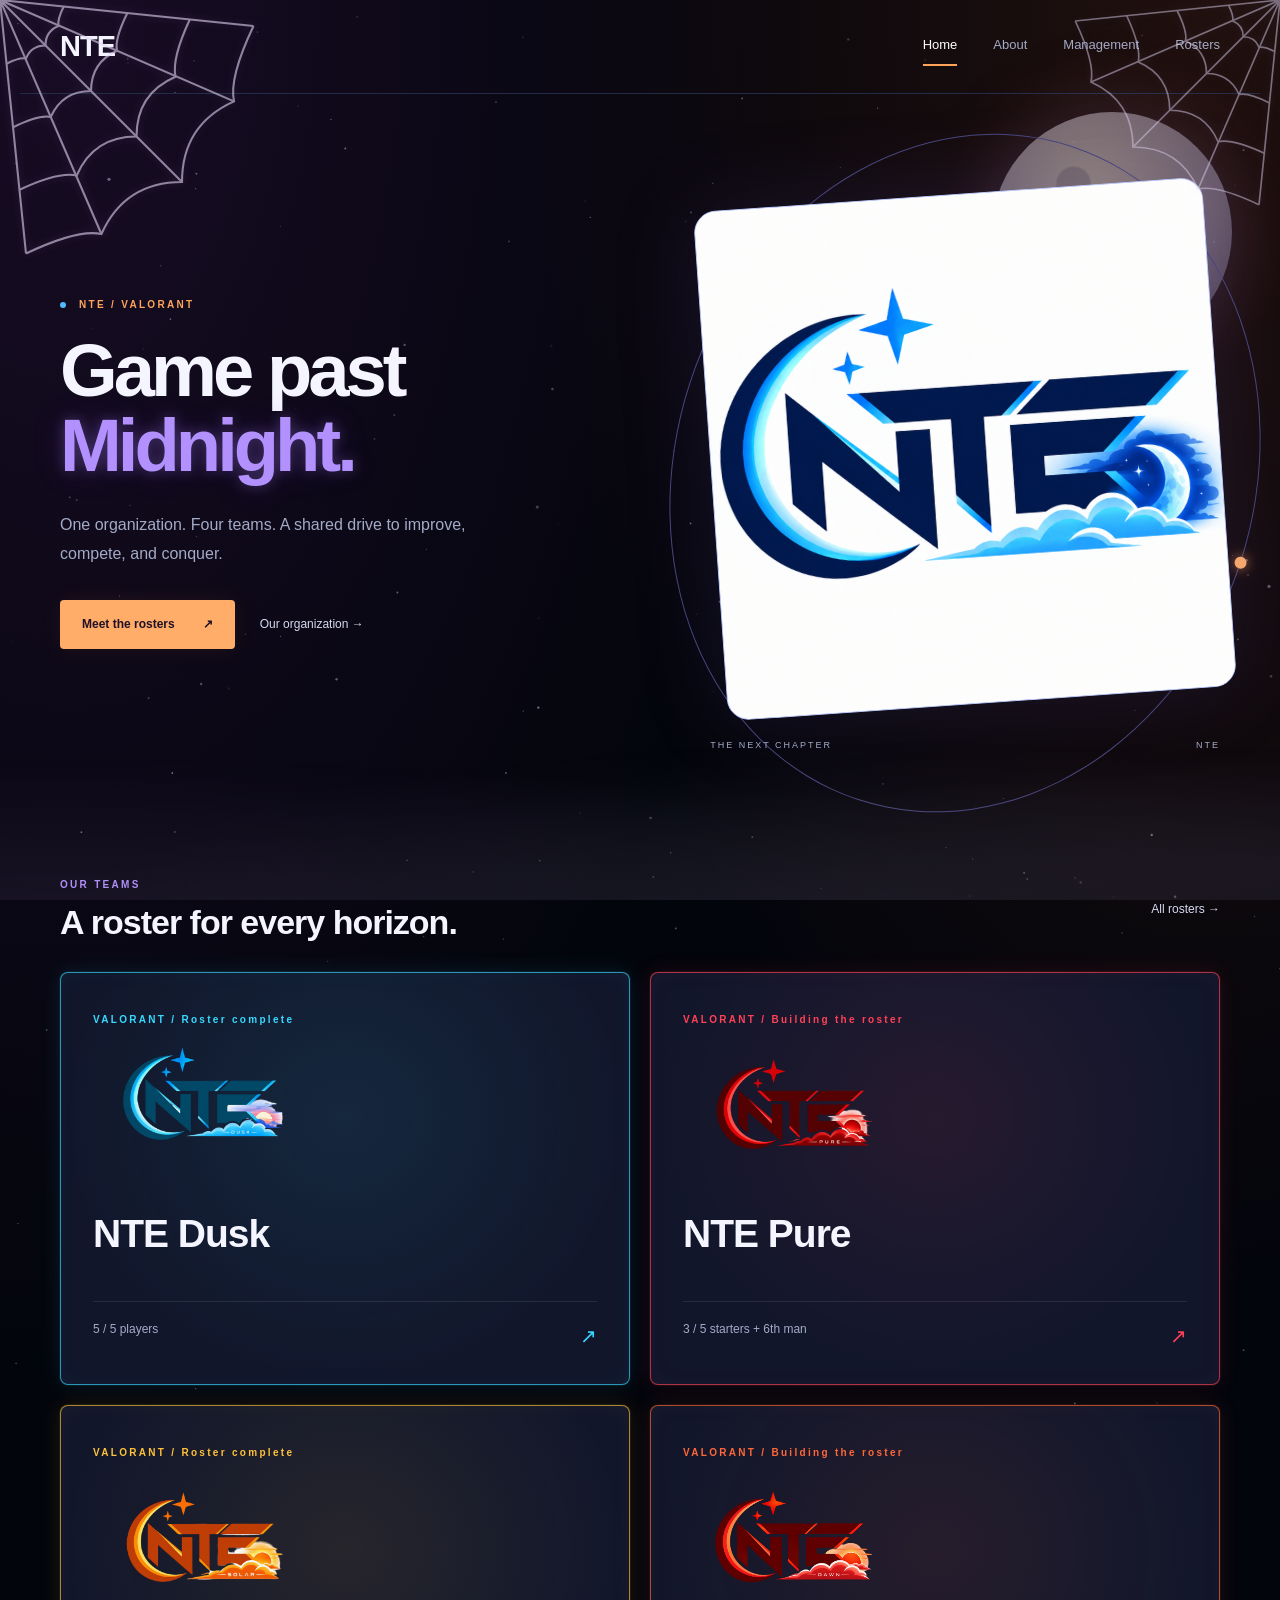
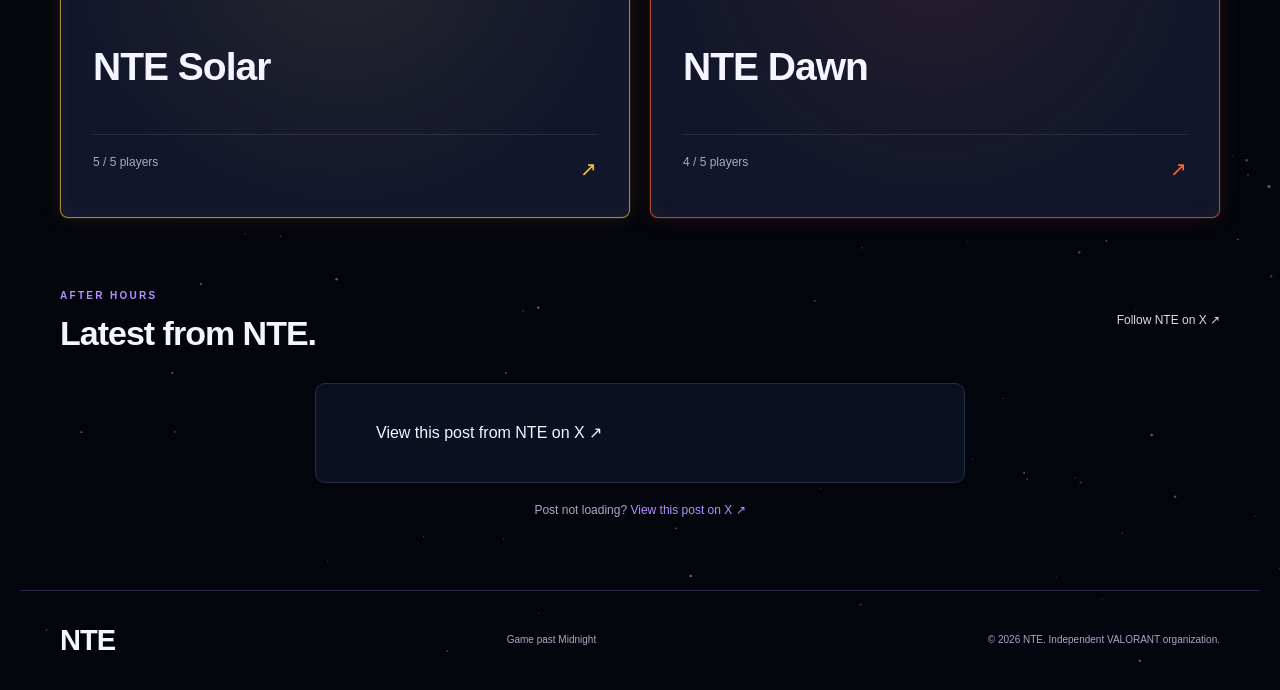
<file: public/index.html>
<!doctype html><html lang="en"><head><meta charset="utf-8"><meta name="viewport" content="width=device-width, initial-scale=1"><title>Home | NTE</title><meta name="description" content="Meet NTE, a competitive VALORANT organization. Explore NTE Rosters."><meta name="theme-color" content="#040610"><link rel="icon" href="images/nte-logo.png"><link rel="stylesheet" href="css/style.css"><script src="js/main.js" defer></script><meta property="og:title" content="Home | NTE"><meta property="og:description" content="Meet NTE, a competitive VALORANT organization. Explore NTE Rosters."><meta property="og:type" content="website"><meta name="twitter:card" content="summary"><meta name="twitter:title" content="Home | NTE"><meta name="twitter:description" content="Meet NTE, a competitive VALORANT organization. Explore NTE Rosters."></head><body class="halloween-theme"><div class="halloween-decor" aria-hidden="true"><span class="halloween-web web-left"></span><span class="halloween-web web-right"></span><span class="halloween-fog"></span></div><a class="skip" href="#main">Skip to content</a><header><a class="brand" href="https://ntesports.org/">NTE</a><nav aria-label="Main navigation"><a href="https://ntesports.org/" aria-current="page">Home</a><a href="about.html" >About</a><a href="management.html">Management</a><a href="rosters.html" >Rosters</a></nav></header><main id="main"><section class="hero"><div class="hero-copy"><p class="eyebrow"><span class="dot"></span> NTE / VALORANT</p><h1>Game past<br><span>Midnight.</span></h1><p class="intro">One organization. Four teams. A shared drive to improve, compete, and conquer.</p><div class="actions"><a class="button" href="rosters.html">Meet the rosters <span aria-hidden="true">↗</span></a><a class="text-link" href="about.html">Our organization →</a></div></div><div class="hero-art"><span class="halloween-moon" aria-hidden="true"></span><div class="orbit" aria-hidden="true"></div><div class="logo-frame"><img src="images/nte-logo.png" alt="NTE moon and stars emblem" width="1254" height="1254"></div><div class="art-caption"><span>THE NEXT CHAPTER</span><span>NTE</span></div></div></section><section class="teams-section"><div class="section-heading"><div><p class="eyebrow">OUR TEAMS</p><h2>A roster for every horizon.</h2></div><a class="text-link" href="rosters.html">All rosters →</a></div><div class="team-grid"><a class="team-card " href="rosters.html#dusk"><span class="eyebrow">VALORANT / Roster complete</span><img class="team-logo" src="images/nte-dusk.png" alt="NTE Dusk logo" width="220" height="160" loading="lazy"><h3>NTE Dusk</h3><div class="team-bottom"><span>5 / 5 players</span><span aria-hidden="true">↗</span></div></a><a class="team-card" href="rosters.html#pure"><span class="eyebrow">VALORANT / Building the roster</span><img class="team-logo" src="images/nte-pure.png" alt="NTE Pure logo" width="220" height="160" loading="lazy"><h3>NTE Pure</h3><div class="team-bottom"><span>3 / 5 starters + 6th man</span><span aria-hidden="true">↗</span></div></a><a class="team-card" href="rosters.html#solar"><span class="eyebrow">VALORANT / Roster complete</span><img class="team-logo" src="images/nte-solar.png" alt="NTE Solar logo" width="220" height="160" loading="lazy"><h3>NTE Solar</h3><div class="team-bottom"><span>5 / 5 players</span><span aria-hidden="true">↗</span></div></a><a class="team-card dawn" href="rosters.html#dawn"><span class="eyebrow">VALORANT / Building the roster</span><img class="team-logo" src="images/nte-dawn.png" alt="NTE Dawn logo" width="220" height="160" loading="lazy"><h3>NTE Dawn</h3><div class="team-bottom"><span>4 / 5 players</span><span aria-hidden="true">↗</span></div></a></div></section><section class="social-updates" aria-labelledby="social-updates-title"><div class="section-heading"><div><p class="eyebrow">AFTER HOURS</p><h2 id="social-updates-title">Latest from NTE.</h2></div><a class="text-link" href="https://x.com/NightTimeEsport" target="_blank" rel="noopener noreferrer">Follow NTE on X ↗</a></div><div class="social-feed"><blockquote class="twitter-tweet" data-theme="dark" data-dnt="true"><a href="https://twitter.com/NightTimeEsport/status/2107111777137987995">View this post from NTE on X ↗</a></blockquote></div><p class="social-feed-note">Post not loading? <a href="https://x.com/NightTimeEsport/status/2107111777137987995" target="_blank" rel="noopener noreferrer">View this post on X ↗</a></p></section></main><footer><a class="brand" href="https://ntesports.org/">NTE</a><p>Game past Midnight</p><small>© <span id="year">2026</span> NTE. Independent VALORANT organization.</small></footer><script async src="https://platform.twitter.com/widgets.js" charset="utf-8"></script></body></html>
</file>
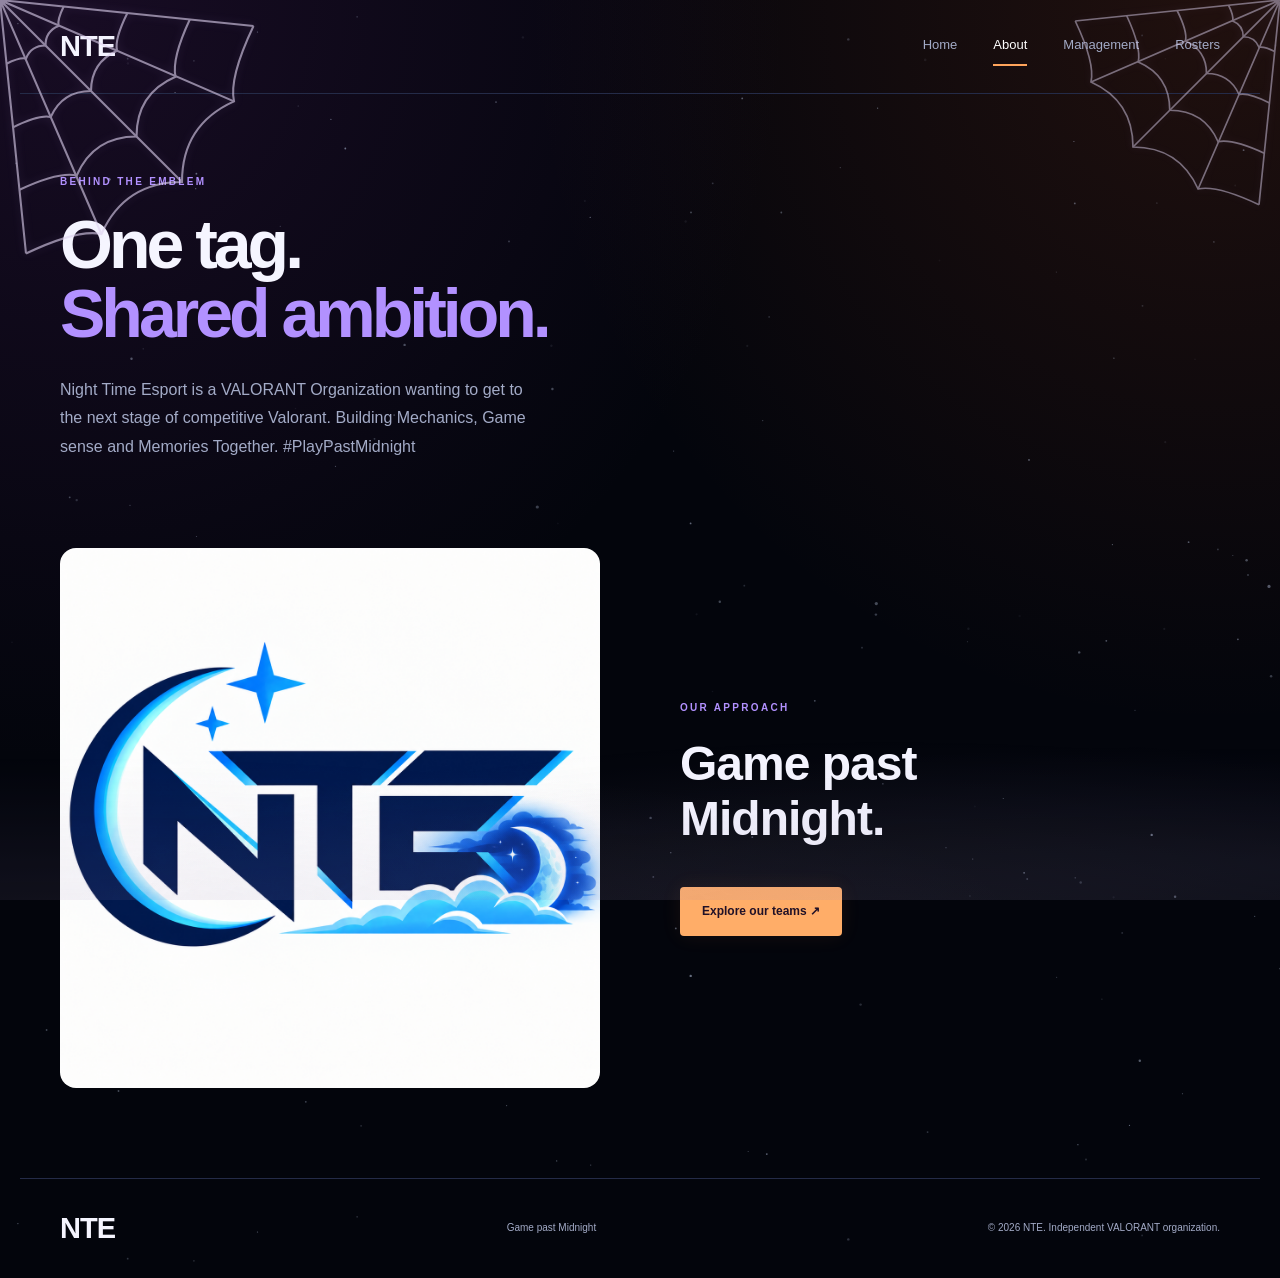
<file: public/about.html>
<!doctype html><html lang="en"><head><meta charset="utf-8"><meta name="viewport" content="width=device-width, initial-scale=1"><title>About | NTE</title><meta name="description" content="Meet NTE, a competitive VALORANT organization. Explore NTE Rosters."><meta name="theme-color" content="#040610"><link rel="icon" href="images/nte-logo.png"><link rel="stylesheet" href="css/style.css"><script src="js/main.js" defer></script><meta property="og:title" content="About | NTE"><meta property="og:description" content="Meet NTE, a competitive VALORANT organization. Explore NTE Rosters."><meta property="og:type" content="website"><meta name="twitter:card" content="summary"><meta name="twitter:title" content="About | NTE"><meta name="twitter:description" content="Meet NTE, a competitive VALORANT organization. Explore NTE Rosters."></head><body class="halloween-theme"><div class="halloween-decor" aria-hidden="true"><span class="halloween-web web-left"></span><span class="halloween-web web-right"></span><span class="halloween-fog"></span></div><a class="skip" href="#main">Skip to content</a><header><a class="brand" href="https://ntesports.org/">NTE</a><nav aria-label="Main navigation"><a href="https://ntesports.org/" >Home</a><a href="about.html" aria-current="page">About</a><a href="management.html">Management</a><a href="rosters.html" >Rosters</a></nav></header><main id="main"><section class="page-intro"><p class="eyebrow">BEHIND THE EMBLEM</p><h1>One tag.<br><span>Shared ambition.</span></h1><p class="intro">Night Time Esport is a VALORANT Organization wanting to get to the next stage of competitive Valorant. Building Mechanics, Game sense and Memories Together. #PlayPastMidnight</p></section><section class="about-layout"><div class="about-image"><img src="images/nte-logo.png" alt="NTE emblem" width="1254" height="1254"></div><div><p class="eyebrow">OUR APPROACH</p><h2>Game past<br>Midnight.</h2><a class="button" href="rosters.html">Explore our teams ↗</a></div></section></main><footer><a class="brand" href="https://ntesports.org/">NTE</a><p>Game past Midnight</p><small>© <span id="year">2026</span> NTE. Independent VALORANT organization.</small></footer></body></html>
</file>
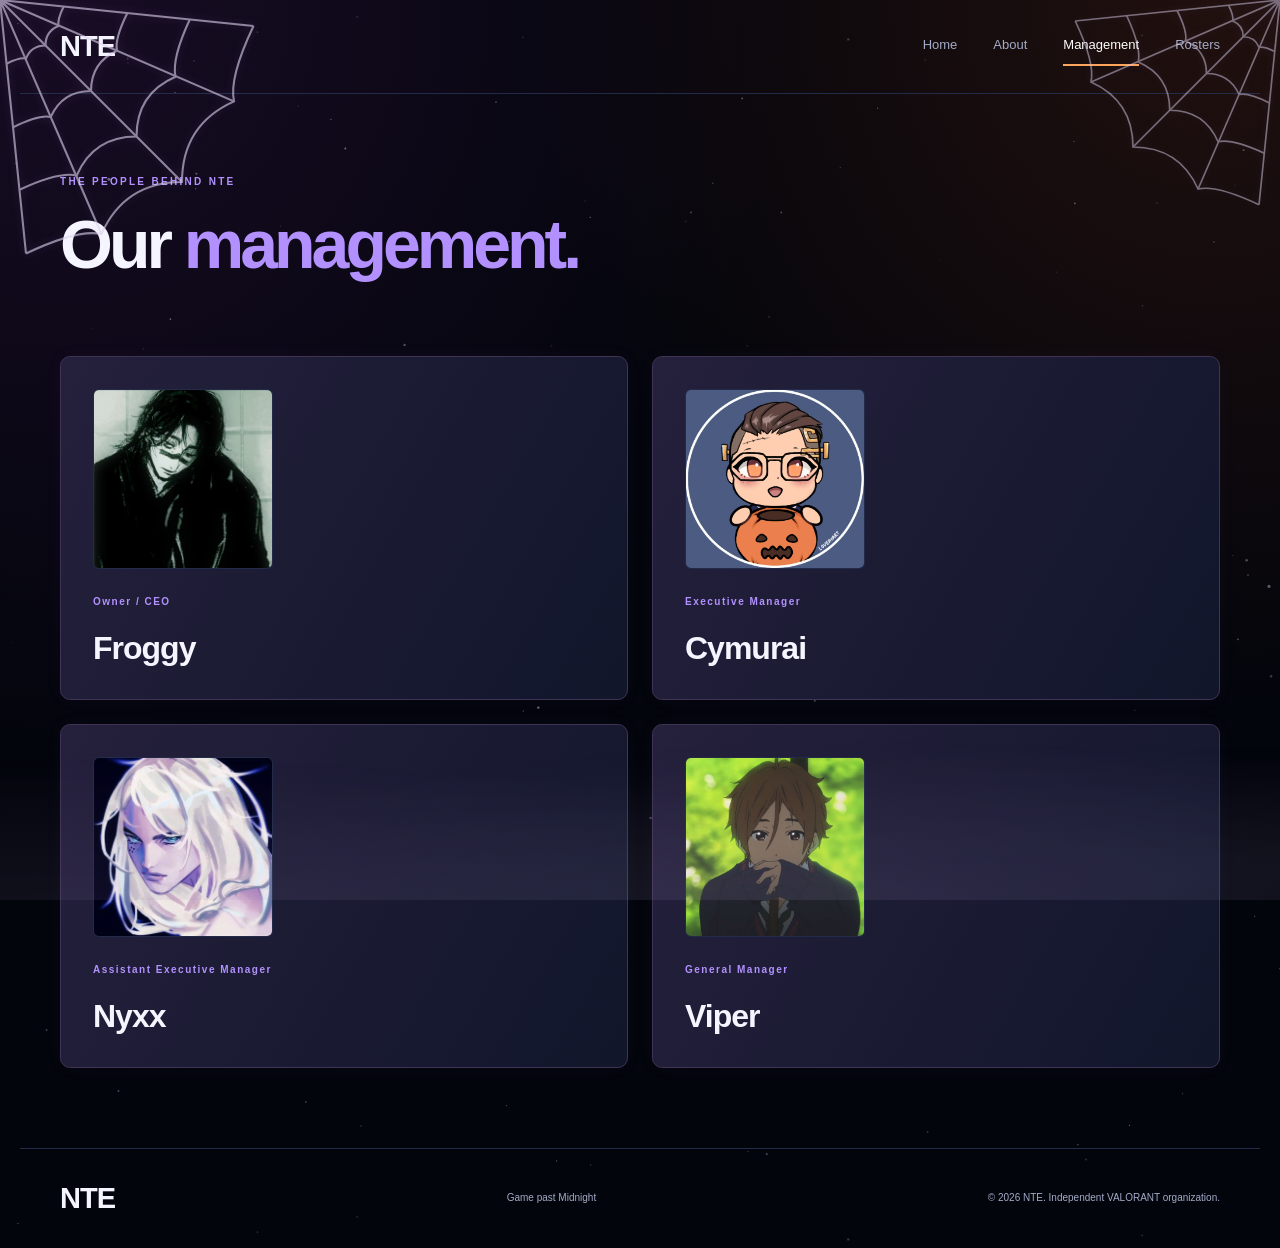
<file: public/management.html>
<!doctype html><html lang="en"><head><meta charset="utf-8"><meta name="viewport" content="width=device-width, initial-scale=1"><title>Management | NTE</title><meta name="description" content="Meet NTE, a competitive VALORANT organization. Explore NTE Rosters."><meta name="theme-color" content="#040610"><link rel="icon" href="images/nte-logo.png"><link rel="stylesheet" href="css/style.css"><script src="js/main.js" defer></script><meta property="og:title" content="Management | NTE"><meta property="og:description" content="Meet NTE, a competitive VALORANT organization. Explore NTE Rosters."><meta property="og:type" content="website"><meta name="twitter:card" content="summary"><meta name="twitter:title" content="Management | NTE"><meta name="twitter:description" content="Meet NTE, a competitive VALORANT organization. Explore NTE Rosters."></head><body class="halloween-theme"><div class="halloween-decor" aria-hidden="true"><span class="halloween-web web-left"></span><span class="halloween-web web-right"></span><span class="halloween-fog"></span></div><a class="skip" href="#main">Skip to content</a><header><a class="brand" href="https://ntesports.org/">NTE</a><nav aria-label="Main navigation"><a href="https://ntesports.org/" >Home</a><a href="about.html">About</a><a href="management.html" aria-current="page">Management</a><a href="rosters.html" >Rosters</a></nav></header><main id="main"><section class="page-intro"><p class="eyebrow">THE PEOPLE BEHIND NTE</p><h1>Our <span>management.</span></h1></section><section class="org-management" aria-label="Organization management"><article class="management-profile"><img class="management-pfp" src="images/froggy.jpg" alt="Froggy profile picture" width="180" height="180" loading="lazy"><p class="eyebrow">Owner / CEO</p><h2>Froggy</h2><p class="management-description"></p></article><article class="management-profile"><img class="management-pfp" src="images/cymurai.png" alt="Cymurai profile picture" width="180" height="180" loading="lazy"><p class="eyebrow">Executive Manager</p><h2>Cymurai</h2><p class="management-description"></p></article><article class="management-profile"><img class="management-pfp" src="images/nyxx.png" alt="Nyxx profile picture" width="180" height="180" loading="lazy"><p class="eyebrow">Assistant Executive Manager</p><h2>Nyxx</h2><p class="management-description"></p></article><article class="management-profile"><img class="management-pfp" src="images/viper.png" alt="Viper profile picture" width="180" height="180" loading="lazy"><p class="eyebrow">General Manager</p><h2>Viper</h2><p class="management-description"></p></article></section></main><footer><a class="brand" href="https://ntesports.org/">NTE</a><p>Game past Midnight</p><small>© <span id="year">2026</span> NTE. Independent VALORANT organization.</small></footer></body></html>
</file>
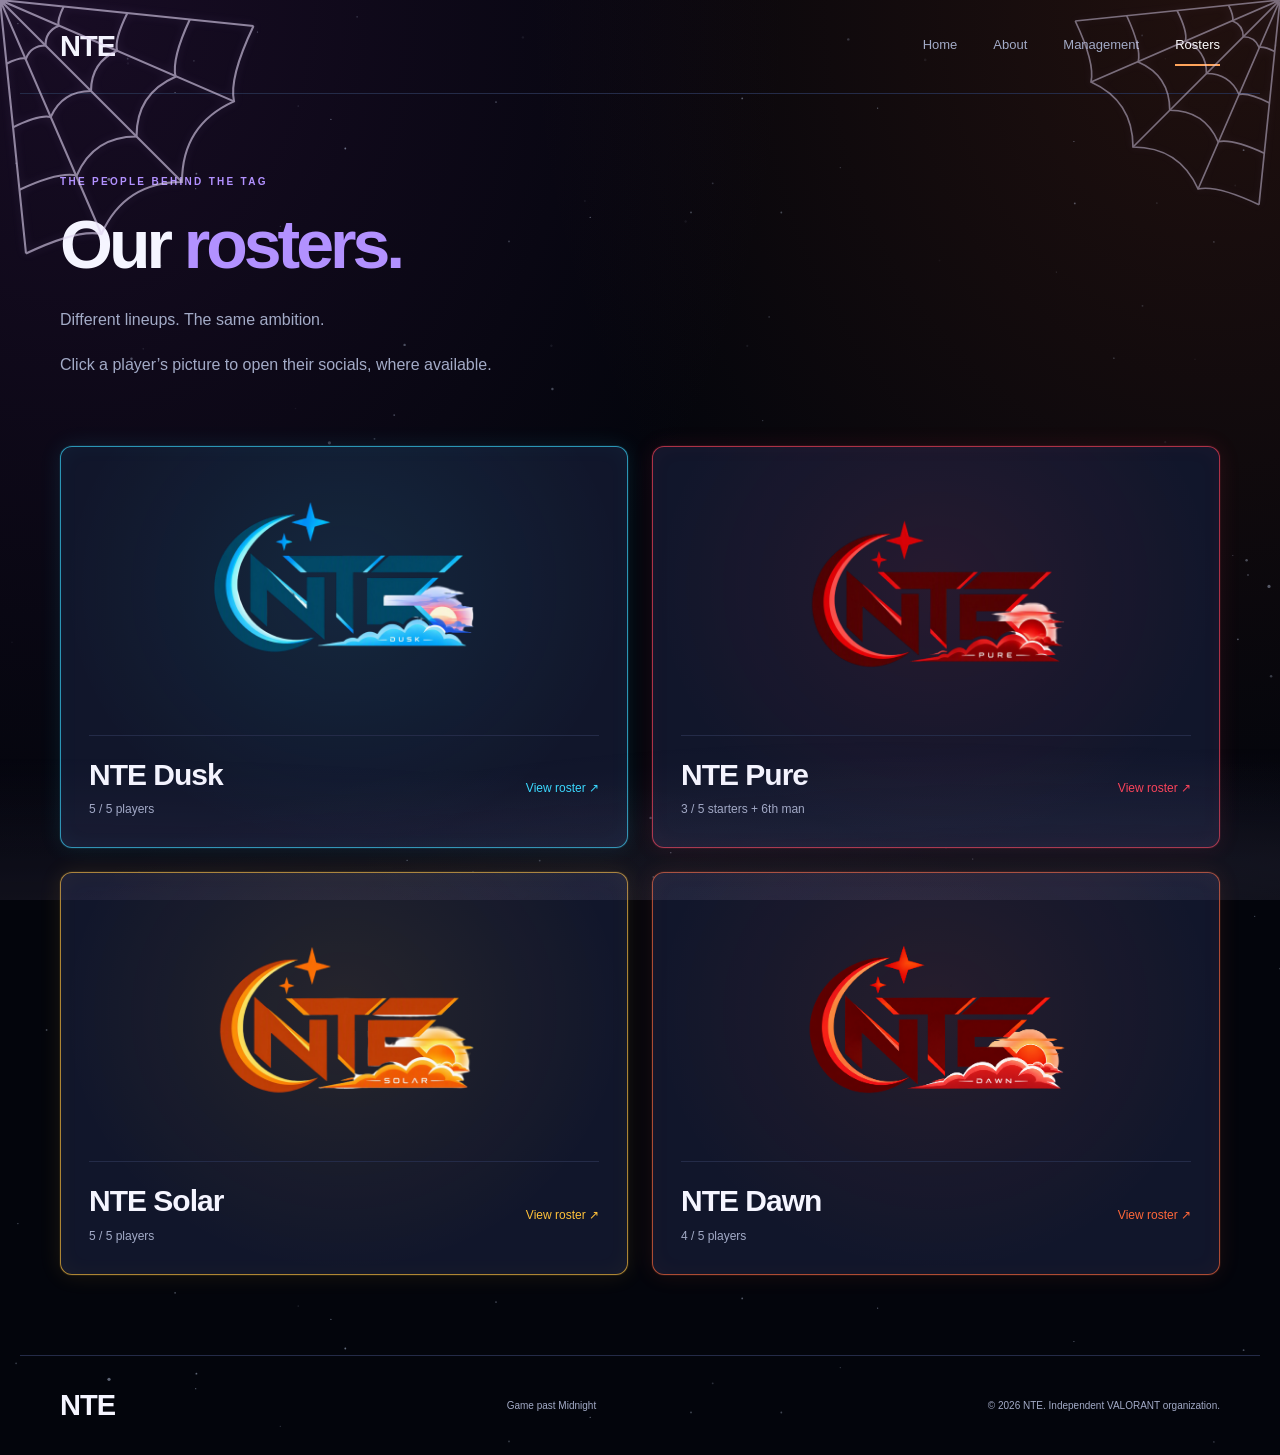
<file: public/rosters.html>
<!doctype html><html lang="en"><head><meta charset="utf-8"><meta name="viewport" content="width=device-width, initial-scale=1"><title>Rosters | NTE</title><meta name="description" content="Meet NTE, a competitive VALORANT organization. Explore NTE Rosters."><meta name="theme-color" content="#040610"><link rel="icon" href="images/nte-logo.png"><link rel="stylesheet" href="css/style.css"><script src="js/main.js" defer></script><meta property="og:title" content="Rosters | NTE"><meta property="og:description" content="Meet NTE, a competitive VALORANT organization. Explore NTE Rosters."><meta property="og:type" content="website"><meta name="twitter:card" content="summary"><meta name="twitter:title" content="Rosters | NTE"><meta name="twitter:description" content="Meet NTE, a competitive VALORANT organization. Explore NTE Rosters."></head><body class="halloween-theme"><div class="halloween-decor" aria-hidden="true"><span class="halloween-web web-left"></span><span class="halloween-web web-right"></span><span class="halloween-fog"></span></div><a class="skip" href="#main">Skip to content</a><header><a class="brand" href="https://ntesports.org/">NTE</a><nav aria-label="Main navigation"><a href="https://ntesports.org/" >Home</a><a href="about.html" >About</a><a href="management.html">Management</a><a href="rosters.html" aria-current="page">Rosters</a></nav></header><main id="main"><section class="page-intro"><p class="eyebrow">THE PEOPLE BEHIND THE TAG</p><h1>Our <span>rosters.</span></h1><p class="intro">Different lineups. The same ambition.</p><p class="intro">Click a player’s picture to open their socials, where available.</p></section><section class="roster-overview" aria-label="Choose a team"><div class="roster-card-grid"><a class="roster-choice" href="#dusk" data-roster="dusk" aria-haspopup="dialog"><img src="images/nte-dusk.png" alt="" width="400" height="260"><div class="roster-choice-info"><div><h2>NTE Dusk</h2><p>5 / 5 players</p></div><span>View roster ↗</span></div></a><a class="roster-choice" href="#pure" data-roster="pure" aria-haspopup="dialog"><img src="images/nte-pure.png" alt="" width="400" height="260"><div class="roster-choice-info"><div><h2>NTE Pure</h2><p>3 / 5 starters + 6th man</p></div><span>View roster ↗</span></div></a><a class="roster-choice" href="#solar" data-roster="solar" aria-haspopup="dialog"><img src="images/nte-solar.png" alt="" width="400" height="260"><div class="roster-choice-info"><div><h2>NTE Solar</h2><p>5 / 5 players</p></div><span>View roster ↗</span></div></a><a class="roster-choice" href="#dawn" data-roster="dawn" aria-haspopup="dialog"><img src="images/nte-dawn.png" alt="" width="400" height="260"><div class="roster-choice-info"><div><h2>NTE Dawn</h2><p>4 / 5 players</p></div><span>View roster ↗</span></div></a></div></section><dialog class="roster-dialog" id="dusk" aria-label="NTE Dusk roster"><button class="dialog-close" type="button" aria-label="Close roster">×</button><div class="dialog-content"><div class="section-heading"><div class="roster-title"><img class="roster-logo" src="images/nte-dusk.png" alt="NTE Dusk logo" width="140" height="110" loading="lazy"><div><p class="eyebrow">VALORANT</p><h2>NTE Dusk</h2></div></div><span class="badge">5 / 5 PLAYERS</span></div><section class="team-management" aria-label="Dusk team management"><p class="eyebrow">TEAM MANAGEMENT</p><div class="management-grid"><article class="player"><div class="player-art has-photo"><img class="player-photo" src="images/viper.png" alt="Viper profile picture" loading="lazy" decoding="async"></div><div class="player-info"><p>Manager</p><h3>Viper</h3></div></article><article class="player coach-card"><div class="player-art has-photo"><img class="player-photo" src="images/jun.png" alt="Jun profile picture" loading="lazy" decoding="async"></div><div class="player-info"><p>Coach</p><h3>Jun</h3></div></article></div></section><h3 class="eyebrow team-roster-heading">Team Roster</h3><div class="player-grid"><article class="player"><div class="player-art has-photo"><img class="player-photo" src="images/kiluite.png" alt="Kiluite profile picture" loading="lazy" decoding="async"></div><div class="player-info"><p>Sentinel</p><h3>Kiluite</h3></div></article><article class="player"><div class="player-art has-photo"><img class="player-photo" src="images/kachow.jpg" alt="Kachow profile picture" loading="lazy" decoding="async"></div><div class="player-info"><p>Duelist</p><h3>Kachow</h3></div></article><article class="player"><div class="player-art has-photo"><img class="player-photo" src="images/hasty.png" alt="Hasty profile picture" loading="lazy" decoding="async"></div><div class="player-info"><p>Controller</p><h3>Hasty</h3></div></article><article class="player"><a class="player-art has-photo player-social" href="https://linktr.ee/Rynx" target="_blank" rel="noopener noreferrer" aria-label="Rynz socials (opens in a new tab)"><img class="player-photo" src="images/rynz.jpg" alt="Rynz profile picture" loading="lazy" decoding="async"><span class="social-corner" aria-hidden="true">↗</span><span class="social-caption" aria-hidden="true">View socials ↗</span></a><div class="player-info"><p>Initiator</p><h3>Rynz</h3></div></article><article class="player"><a class="player-art has-photo player-social" href="https://x.com/GiraffeJoyVal" target="_blank" rel="noopener noreferrer" aria-label="Kodio socials (opens in a new tab)"><img class="player-photo" src="images/kodio.png" alt="Kodio profile picture" loading="lazy" decoding="async"><span class="social-corner" aria-hidden="true">↗</span><span class="social-caption" aria-hidden="true">View socials ↗</span></a><div class="player-info"><p>Duelist</p><h3>Kodio</h3></div></article></div></div></dialog><dialog class="roster-dialog" id="pure" aria-label="NTE Pure roster"><button class="dialog-close" type="button" aria-label="Close roster">×</button><div class="dialog-content"><div class="section-heading"><div class="roster-title"><img class="roster-logo" src="images/nte-pure.png" alt="NTE Pure logo" width="140" height="110" loading="lazy"><div><p class="eyebrow">VALORANT</p><h2>NTE Pure</h2></div></div><span class="badge">3 / 5 STARTERS</span></div><section class="team-management" aria-label="Pure team management"><p class="eyebrow">TEAM MANAGEMENT</p><div class="management-grid"><article class="player"><div class="player-art has-photo" style="height:auto;aspect-ratio:1"><img class="player-photo" style="position:absolute;inset:0;transform:rotate(-90deg)" src="images/jazzy.png" alt="Jazzy profile picture" loading="lazy" decoding="async"></div><div class="player-info"><p>Manager</p><h3>Jazzy</h3></div></article></div></section><h3 class="eyebrow team-roster-heading">Team Roster</h3><div class="player-grid"><article class="player"><div class="player-art has-photo"><img class="player-photo" src="images/krucial.png" alt="Krucial profile picture" loading="lazy" decoding="async"></div><div class="player-info"><p>Initiator / IGL</p><h3>Krucial</h3></div></article><article class="player"><div class="player-art has-photo"><img class="player-photo" src="images/plague.png" alt="Plague profile picture" loading="lazy" decoding="async"></div><div class="player-info"><p>Duelist</p><h3>Plague</h3></div></article><article class="player"><div class="player-art has-photo"><img class="player-photo" src="images/crusi.png" alt="Crusi profile picture" loading="lazy" decoding="async"></div><div class="player-info"><p>Sentinel</p><h3>Crusi</h3></div></article><article class="player open"><div class="player-art" aria-hidden="true"><span class="monogram">+</span><span class="art-tag">THE NEXT CHAPTER</span></div><div class="player-info"><p>Unfilled position</p><h3>Roster spot open</h3></div></article><article class="player open"><div class="player-art" aria-hidden="true"><span class="monogram">+</span><span class="art-tag">THE NEXT CHAPTER</span></div><div class="player-info"><p>Unfilled position</p><h3>Roster spot open</h3></div></article></div><h3 class="eyebrow team-roster-heading">6th Man</h3><div class="player-grid"><article class="player"><div class="player-art has-photo"><img class="player-photo" src="images/tan.png" alt="Tan profile picture" loading="lazy" decoding="async"></div><div class="player-info"><p>Controller / 6th Man</p><h3>Tan</h3></div></article></div></div></dialog><dialog class="roster-dialog" id="solar" aria-label="NTE Solar roster"><button class="dialog-close" type="button" aria-label="Close roster">×</button><div class="dialog-content"><div class="section-heading"><div class="roster-title"><img class="roster-logo" src="images/nte-solar.png" alt="NTE Solar logo" width="140" height="110" loading="lazy"><div><p class="eyebrow">VALORANT</p><h2>NTE Solar</h2></div></div><span class="badge">5 / 5 PLAYERS</span></div><section class="team-management" aria-label="Solar team management"><p class="eyebrow">TEAM MANAGEMENT</p><div class="management-grid"><article class="player"><div class="player-art has-photo"><img class="player-photo" src="images/chael.png" alt="Chael profile picture" loading="lazy" decoding="async"></div><div class="player-info"><p>Manager</p><h3>Chael</h3></div></article><article class="player"><div class="player-art has-photo"><img class="player-photo" src="images/a1.png" alt="A1 profile picture" loading="lazy" decoding="async"></div><div class="player-info"><p>Head Coach</p><h3>A1</h3></div></article></div></section><h3 class="eyebrow team-roster-heading">Team Roster</h3><div class="player-grid"><article class="player"><div class="player-art has-photo"><img class="player-photo" src="images/apollo.png" alt="Apollo profile picture" loading="lazy" decoding="async"></div><div class="player-info"><p>Role to be announced</p><h3>Apollo</h3></div></article><article class="player"><div class="player-art has-photo"><img class="player-photo" src="images/kumal.png" alt="Kumal profile picture" loading="lazy" decoding="async"></div><div class="player-info"><p>Role to be announced</p><h3>Kumal</h3></div></article><article class="player"><div class="player-art has-photo"><img class="player-photo" src="images/arvin.png" alt="Arvin profile picture" loading="lazy" decoding="async"></div><div class="player-info"><p>Role to be announced</p><h3>Arvin</h3></div></article><article class="player"><div class="player-art has-photo"><img class="player-photo" src="images/lllongy.png" alt="LLLongy profile picture" loading="lazy" decoding="async"></div><div class="player-info"><p>Role to be announced</p><h3>LLLongy</h3></div></article><article class="player"><div class="player-art has-photo"><img class="player-photo" src="images/thorns.png" alt="Thorns profile picture" loading="lazy" decoding="async"></div><div class="player-info"><p>Role to be announced</p><h3>Thorns</h3></div></article></div></div></dialog><dialog class="roster-dialog" id="dawn" aria-label="NTE Dawn roster"><button class="dialog-close" type="button" aria-label="Close roster">×</button><div class="dialog-content"><div class="section-heading"><div class="roster-title"><img class="roster-logo" src="images/nte-dawn.png" alt="NTE Dawn logo" width="140" height="110" loading="lazy"><div><p class="eyebrow">VALORANT</p><h2>NTE Dawn</h2></div></div><span class="badge">4 / 5 PLAYERS</span></div><section class="team-management" aria-label="Dawn team management"><p class="eyebrow">TEAM MANAGEMENT</p><div class="management-grid"><article class="player"><div class="player-art has-photo"><img class="player-photo" src="images/cami.png" alt="Cami profile picture" loading="lazy" decoding="async"></div><div class="player-info"><p>Manager</p><h3>Cami</h3></div></article><article class="player"><a class="player-art has-photo player-social" href="https://x.com/GiraffeJoyVal" target="_blank" rel="noopener noreferrer" aria-label="Kodio socials (opens in a new tab)"><img class="player-photo" src="images/kodio.png" alt="Kodio profile picture" loading="lazy" decoding="async"><span class="social-corner" aria-hidden="true">↗</span><span class="social-caption" aria-hidden="true">View socials ↗</span></a><div class="player-info"><p>Coach</p><h3>Kodio</h3></div></article><article class="player"><div class="player-art has-photo"><img class="player-photo" src="images/tekkni.png" alt="Tekkni profile picture" loading="lazy" decoding="async"></div><div class="player-info"><p>Analyst</p><h3>Tekkni</h3></div></article></div></section><h3 class="eyebrow team-roster-heading">Team Roster</h3><div class="player-grid"><article class="player"><div class="player-art has-photo"><img class="player-photo" src="images/joejank.jpg" alt="Joejank profile picture" loading="lazy" decoding="async"></div><div class="player-info"><p>Sentinel</p><h3>Joejank</h3></div></article><article class="player"><div class="player-art has-photo"><img class="player-photo" src="images/luka.jpg" alt="Luka profile picture" loading="lazy" decoding="async"></div><div class="player-info"><p>Initiator</p><h3>Luka</h3></div></article><article class="player"><div class="player-art has-photo"><img class="player-photo" src="images/it0.png" alt="It0 profile picture" loading="lazy" decoding="async"></div><div class="player-info"><p>Controller</p><h3>It0</h3></div></article><article class="player"><div class="player-art has-photo"><img class="player-photo" src="images/gao.jpg" alt="Gao profile picture" loading="lazy" decoding="async"></div><div class="player-info"><p>Duelist</p><h3>Gao</h3></div></article><article class="player open"><div class="player-art" aria-hidden="true"><span class="monogram">+</span><span class="art-tag">THE NEXT CHAPTER</span></div><div class="player-info"><p>Unfilled position</p><h3>Roster spot open</h3></div></article></div></div></dialog></main><footer><a class="brand" href="https://ntesports.org/">NTE</a><p>Game past Midnight</p><small>© <span id="year">2026</span> NTE. Independent VALORANT organization.</small></footer></body></html>
</file>
<file: public/css/style.css>
:root{color-scheme:dark;--bg:#040610;--text:#f5f5ff;--muted:#a3abc7;--line:#242b48;--purple:#b291ff;--blue:#52b9ff}*{box-sizing:border-box}html{scroll-behavior:smooth;scroll-padding-top:40px}body{margin:0;background:radial-gradient(ellipse at 80% 10%,#25204b55,transparent 45%),var(--bg);color:var(--text);font-family:Arial,Helvetica,sans-serif;line-height:1.6}a{color:inherit;text-decoration:none}a:focus-visible{outline:3px solid var(--blue);outline-offset:6px}header,main,footer{max-width:1240px;margin:auto}header{display:flex;align-items:center;justify-content:space-between;padding:27px 40px;border-bottom:1px solid var(--line)}.brand{font-size:29px;font-weight:900;letter-spacing:-1px;line-height:1;display:flex;gap:9px;align-items:center}.brand span{font-size:10px;letter-spacing:2px;color:var(--muted)}nav{display:flex;gap:36px;font-size:13px}nav a{color:var(--muted);padding:8px 0}nav a:hover,nav a[aria-current]{color:white}nav a[aria-current]{border-bottom:2px solid var(--purple)}main{padding:0 40px}.hero{display:grid;grid-template-columns:1.15fr 1fr;gap:64px;align-items:center;min-height:680px;padding:70px 0}.eyebrow{font-size:10px;letter-spacing:2.3px;font-weight:700;color:var(--purple);margin:0 0 20px}.dot{display:inline-block;width:6px;height:6px;background:var(--blue);border-radius:50%;margin-right:8px}h1,h2,h3,p{margin-top:0}h1{font-size:clamp(48px,5.8vw,78px);line-height:1.02;letter-spacing:-4px;margin-bottom:27px;font-weight:900}h1 span{color:var(--purple)}.intro{color:var(--muted);max-width:470px;font-size:16px;line-height:1.8}.actions{display:flex;gap:25px;align-items:center;margin-top:31px}.button{display:inline-flex;align-items:center;gap:28px;padding:15px 22px;background:#a58aff;color:#11152c;font-size:12px;font-weight:bold;border-radius:4px;transition:background .2s,transform .2s}.button:hover{background:#c5afff;transform:translateY(-2px)}.text-link{font-size:12px;color:#d6daf0}.hero-art{position:relative;padding:30px 0}.logo-frame{position:relative;background:white;border-radius:22px;transform:rotate(-4deg);overflow:hidden;box-shadow:0 0 90px #6455c728;border:1px solid #bccaff}.logo-frame img{display:block;width:100%;height:auto}.orbit{position:absolute;inset:-35px;border:1px solid #48467c;border-radius:50%;transform:rotate(18deg)}.orbit:after{content:'';width:12px;height:12px;position:absolute;top:20%;right:8%;border-radius:50%;background:var(--blue);box-shadow:0 0 25px #52b9ff}.art-caption{display:flex;justify-content:space-between;color:var(--muted);font-size:9px;letter-spacing:2px;margin-top:34px;position:relative}.teams-section{padding:25px 0 70px}.section-heading{display:flex;justify-content:space-between;align-items:center;gap:20px;margin-bottom:30px}.section-heading .eyebrow{margin-bottom:10px}h2{font-size:34px;line-height:1.15;letter-spacing:-1px;margin-bottom:0}.team-grid{display:grid;grid-template-columns:repeat(2,1fr);gap:20px}.team-card{padding:32px;background:linear-gradient(115deg,#272141,#14182e);border:1px solid #39304f;border-radius:8px;transition:border-color .2s}.team-card:hover{border-color:var(--purple)}.team-card.dawn{background:linear-gradient(115deg,#142d47,#14182e);border-color:#2a425e}.team-card h3{font-size:39px;letter-spacing:-1px;margin:12px 0 36px}.team-bottom{border-top:1px solid #ffffff18;padding-top:18px;display:flex;justify-content:space-between;color:var(--muted);font-size:12px}.team-bottom span:last-child{color:var(--text);font-size:20px}.coming-strip{display:flex;justify-content:space-between;gap:20px;margin-top:24px;padding:22px 0;border-bottom:1px solid var(--line);align-items:center}.coming-strip span{font-size:9px;letter-spacing:2px;color:var(--purple)}.coming-strip p{margin:0;font-size:12px;color:var(--muted)}footer{padding:35px 40px;display:flex;align-items:center;justify-content:space-between;gap:20px;border-top:1px solid var(--line)}footer p,footer small{margin:0;font-size:10px;color:var(--muted)}.page-intro{padding:80px 0 50px}.page-intro h1{font-size:68px}.roster-nav{display:flex;gap:12px;margin-top:30px;flex-wrap:wrap}.roster-nav a{padding:9px 16px;border:1px solid var(--line);border-radius:4px;font-size:12px}.roster-nav a:hover{border-color:var(--purple)}.roster-section{padding:32px 0 50px;border-top:1px solid var(--line)}.badge{font-size:10px;letter-spacing:1px;color:var(--muted);padding:7px 14px;border:1px solid var(--line);border-radius:30px}.player-grid{display:grid;grid-template-columns:repeat(5,1fr);gap:15px}.player{border:1px solid var(--line);border-radius:6px;overflow:hidden;background:#11162b}.player-art{height:205px;position:relative;display:flex;align-items:center;justify-content:center;overflow:hidden;background:repeating-linear-gradient(125deg,transparent 0 35px,#ffffff03 35px 36px),radial-gradient(ellipse at bottom,#4d3480,#141a31 75%)}#dawn .player-art{background:repeating-linear-gradient(125deg,transparent 0 35px,#ffffff03 35px 36px),radial-gradient(ellipse at bottom,#174b78,#141a31 75%)}.player-number{position:absolute;top:15px;left:16px;font-size:10px;color:#9299b6}.monogram{font-weight:900;font-size:64px;letter-spacing:-5px;color:#c0a4ff}.art-tag{position:absolute;bottom:13px;left:16px;font-size:8px;letter-spacing:2px;color:#a3abc7}.player-info{padding:20px 16px}.player-info p{font-size:10px;color:var(--muted);margin:0 0 5px}.player-info h3{font-size:19px;margin:0;overflow-wrap:anywhere}.open{border-style:dashed}.open .monogram{color:#59617e;font-weight:400}.open .player-info h3{font-size:15px;color:#b7bfd9}.upcoming{padding:20px 0 80px}.upcoming h2{margin-bottom:30px}.muted{background:#10152a}.muted h3{font-size:30px;margin-bottom:15px}.muted p{color:var(--muted);font-size:13px;margin-bottom:0}.about-layout{display:grid;grid-template-columns:1fr 1fr;gap:80px;align-items:center;padding:20px 0 90px}.about-image{background:white;border-radius:16px;overflow:hidden}.about-image img{width:100%;height:auto;display:block}.about-layout h2{font-size:48px;margin-bottom:25px}.body-copy{color:var(--muted);font-size:14px}.about-layout .button{margin-top:15px}.skip{position:fixed;top:-100px;left:15px;background:white;color:black;padding:10px;z-index:20}.skip:focus{top:10px}@media(max-width:950px){.hero{gap:35px;min-height:600px}h1{font-size:58px}.actions{align-items:flex-start;flex-direction:column;gap:18px}.player-grid{grid-template-columns:repeat(3,1fr)}footer{flex-wrap:wrap}.about-layout{gap:35px}}@media(max-width:600px){header{padding:22px 20px}.brand{font-size:25px}.brand span{font-size:8px;letter-spacing:1px}nav{gap:17px;font-size:11px}main{padding:0 20px}.hero{grid-template-columns:1fr;padding:52px 0 35px;gap:45px}h1,.page-intro h1{font-size:52px;letter-spacing:-2.5px}.hero-art{max-width:340px;margin:auto;width:85%;padding:20px 0}.hero .intro{font-size:14px}.actions{flex-direction:row;align-items:center;gap:20px}.button{gap:15px;padding:14px 16px}.text-link{font-size:11px}.section-heading{align-items:flex-start}h2{font-size:27px}.team-grid{grid-template-columns:1fr}.team-card{padding:25px}.team-card h3{font-size:34px}.coming-strip{flex-direction:column;align-items:flex-start;gap:8px}.player-grid{grid-template-columns:repeat(2,1fr);gap:12px}.player-art{height:180px}.player-info h3{font-size:18px}.roster-section .section-heading{align-items:center}.badge{font-size:8px;padding:7px 10px;white-space:nowrap}.page-intro{padding:55px 0 40px}.about-layout{grid-template-columns:1fr;gap:40px}.about-image{max-width:350px}.about-layout h2{font-size:40px}footer{padding:30px 20px;flex-direction:column;align-items:flex-start;gap:15px}.orbit{inset:-12px}.upcoming{padding-bottom:55px}}@media(prefers-reduced-motion:reduce){html{scroll-behavior:auto}*,*:before,*:after{transition:none!important;animation:none!important}}

/* Uploaded player profile pictures */
.player-art.has-photo{background:#10152a}.player-photo{display:block;width:100%;height:100%;object-fit:cover;object-position:center}.player-photo.fit-contain{object-fit:contain}

.staff-card{border:1px solid var(--line);border-radius:6px;background:#11162b;padding:18px 22px;margin-bottom:20px}.staff-card .eyebrow{display:block;margin-bottom:8px}.staff-card h3{margin:0;font-size:20px}.staff-card p{margin:3px 0 0;font-size:12px;color:var(--muted)}

/* Team emblems */
.team-logo{display:block;width:220px;height:160px;max-width:100%;object-fit:contain;margin-bottom:5px}.roster-title{display:flex;align-items:center;gap:22px}.roster-logo{display:block;width:140px;height:110px;object-fit:contain;flex-shrink:0}@media(max-width:600px){.roster-title{gap:12px}.roster-logo{width:80px;height:80px}.roster-title h2{font-size:23px}.roster-title .eyebrow{font-size:8px;letter-spacing:1px}.team-logo{width:200px;height:145px}}

/* Team selection and roster popups */
.roster-overview{padding:0 0 80px}.roster-card-grid{display:grid;grid-template-columns:repeat(2,minmax(0,1fr));gap:24px}.roster-choice{display:block;padding:28px;border:1px solid var(--line);border-radius:12px;background:radial-gradient(ellipse at 50% 35%,#39326355,transparent 70%),#11162b;transition:transform .2s,border-color .2s,box-shadow .2s}.roster-choice:hover{transform:translateY(-4px);border-color:var(--purple);box-shadow:0 12px 35px #0003}.roster-choice img{display:block;width:100%;height:260px;object-fit:contain}.roster-choice-info{display:flex;justify-content:space-between;align-items:center;gap:15px;border-top:1px solid var(--line);padding-top:22px}.roster-choice-info h2{font-size:30px}.roster-choice-info p{margin:8px 0 0;font-size:12px;color:var(--muted)}.roster-choice-info>span{font-size:12px;color:var(--purple)}.roster-modal-open{overflow:hidden}.roster-dialog{color:var(--text);background:#10152a;border:1px solid #3b4262;border-radius:14px;padding:0;width:min(1120px,calc(100% - 40px));max-height:90dvh;overflow:auto;box-shadow:0 25px 100px #0009}.roster-dialog[open]{animation:roster-enter .22s ease-out}.roster-dialog::backdrop{background:#030611c9;backdrop-filter:blur(6px)}.dialog-content{padding:45px 35px 35px}.dialog-close{position:sticky;top:12px;float:right;margin:12px 12px -52px 0;z-index:2;width:38px;height:38px;border:1px solid #414969;border-radius:50%;background:#202640;color:white;font-size:26px;line-height:1;cursor:pointer}.dialog-close:hover{background:#373052}.dialog-close:focus-visible{outline:3px solid var(--blue);outline-offset:3px}.roster-dialog .section-heading{padding-right:25px}.roster-dialog .player-grid{clear:both}@keyframes roster-enter{from{opacity:0;transform:scale(.96) translateY(12px)}to{opacity:1;transform:scale(1) translateY(0)}}@media(max-width:600px){.roster-card-grid{grid-template-columns:1fr;gap:18px}.roster-choice{padding:20px}.roster-choice img{height:220px}.roster-choice-info h2{font-size:26px}.roster-dialog{width:calc(100% - 16px);max-height:95dvh;border-radius:10px}.dialog-content{padding:50px 16px 24px}.roster-dialog .section-heading{padding-right:0}.roster-dialog .player-art{height:170px}}@media(prefers-reduced-motion:reduce){.roster-dialog[open]{animation:none}.roster-choice:hover{transform:none}}

/* Neon accents drawn from each team emblem. */
.roster-choice[data-roster="dusk"],.roster-dialog#dusk{--team-neon:57,217,255}
.roster-choice[data-roster="dawn"],.roster-dialog#dawn{--team-neon:255,103,57}
.roster-choice[data-roster="pure"],.roster-dialog#pure{--team-neon:255,65,87}
.roster-choice[data-roster="solar"],.roster-dialog#solar{--team-neon:255,193,57}
.roster-choice{border-color:rgba(var(--team-neon),.65);box-shadow:0 0 0 1px rgba(var(--team-neon),.08),0 0 22px rgba(var(--team-neon),.11),inset 0 0 22px rgba(var(--team-neon),.04);background:radial-gradient(ellipse at 50% 35%,rgba(var(--team-neon),.09),transparent 70%),#11162b;transition:transform .2s,border-color .2s,box-shadow .2s}
.roster-choice:hover,.roster-choice:focus-visible{border-color:rgb(var(--team-neon));box-shadow:0 0 0 1px rgba(var(--team-neon),.2),0 0 30px rgba(var(--team-neon),.24),inset 0 0 25px rgba(var(--team-neon),.07)}
.roster-choice-info>span{color:rgb(var(--team-neon))}
.roster-dialog{border-color:rgba(var(--team-neon),.7);box-shadow:0 25px 100px #0009,0 0 30px rgba(var(--team-neon),.18),inset 0 0 25px rgba(var(--team-neon),.035)}
.roster-dialog .badge{border-color:rgba(var(--team-neon),.3)}

/* The dot follows the stationary ring's elliptical border. */
.hero-art .orbit{animation:none;pointer-events:none}
.hero-art .orbit:after{inset:auto;left:0;top:0;width:12px;height:12px;border-radius:50%;background:var(--blue);background-image:none;box-shadow:0 0 12px rgba(82,185,255,.8),0 0 25px rgba(82,185,255,.45);offset-path:ellipse(50% 50% at 50% 50%);offset-anchor:center;offset-rotate:0deg;offset-distance:0%;animation:nte-dot-orbit 24s linear infinite;transform:none}
@keyframes nte-dot-orbit{from{offset-distance:0%}to{offset-distance:100%}}
@media(prefers-reduced-motion:reduce){.hero-art .orbit:after{animation:none}}
/* Soft glow for the homepage tagline. */
.hero-copy h1 span{text-shadow:0 0 14px rgba(178,145,255,.32),0 0 34px rgba(124,58,237,.2)}

/* Homepage cards share the team colors used on Rosters. */
.team-card[href$="#dusk"]{--team-neon:57,217,255}
.team-card[href$="#dawn"]{--team-neon:255,103,57}
.team-card[href$="#pure"]{--team-neon:255,65,87}
.team-card[href$="#solar"]{--team-neon:255,193,57}
.teams-section .team-card{border-color:rgba(var(--team-neon),.65);box-shadow:0 0 0 1px rgba(var(--team-neon),.08),0 0 22px rgba(var(--team-neon),.11),inset 0 0 22px rgba(var(--team-neon),.04);background:radial-gradient(ellipse at 50% 35%,rgba(var(--team-neon),.09),transparent 70%),#11162b;transition:border-color .2s,box-shadow .2s}
.teams-section .team-card:hover,.teams-section .team-card:focus-visible{border-color:rgb(var(--team-neon));box-shadow:0 0 0 1px rgba(var(--team-neon),.2),0 0 30px rgba(var(--team-neon),.24),inset 0 0 25px rgba(var(--team-neon),.07)}
.teams-section .team-card .eyebrow,.teams-section .team-card .team-bottom span:last-child{color:rgb(var(--team-neon))}

/* Staff and coach slots in the Dusk roster. */
.team-management{margin-bottom:28px}.team-management>.eyebrow{margin-bottom:15px}.management-grid{display:grid;grid-template-columns:repeat(5,minmax(0,1fr));gap:15px;align-items:start}.management-grid .staff-card{margin:0}.coach-card .player-art{height:205px}@media(max-width:950px){.management-grid{grid-template-columns:repeat(3,minmax(0,1fr))}}@media(max-width:600px){.management-grid{grid-template-columns:repeat(2,minmax(0,1fr));gap:12px}.coach-card .player-art{height:170px}}

/* Organization management */
.org-management{display:grid;grid-template-columns:repeat(2,minmax(0,1fr));gap:24px;padding-bottom:80px}.management-profile{padding:32px;border:1px solid #403353;border-radius:10px;background:linear-gradient(120deg,#25203c,#11162b);box-shadow:0 0 20px #a58aff0a}.management-profile .eyebrow{line-height:1.7;letter-spacing:1.5px}.management-profile h2{font-size:32px}.management-description:empty{display:none}
@media(max-width:600px){header{flex-wrap:wrap;gap:18px}nav{flex-wrap:wrap;gap:19px}.org-management{grid-template-columns:1fr;gap:18px;padding-bottom:55px}.management-profile{padding:25px}}

.management-pfp{display:block;width:180px;height:180px;max-width:100%;object-fit:cover;border-radius:6px;margin-bottom:24px;border:1px solid var(--line)}

/* Quiet night sky: irregular, restrained stars behind all page content. */
body{background-color:var(--bg);background-image:url("../images/stars.svg"),radial-gradient(ellipse at 80% 8%,rgba(52,35,89,.18),transparent 48%);background-size:1600px 1200px,100% 100%;background-repeat:repeat,no-repeat;min-height:100vh}

/* A small, softly staggered twinkle layer; the main star field stays still. */
body{position:relative;isolation:isolate}
body::before,body::after{content:"";position:fixed;inset:0;z-index:-1;pointer-events:none;background-image:url("../images/star-sparkles.svg");background-repeat:repeat;background-size:1600px 1200px;opacity:.12;animation:star-twinkle 8s ease-in-out infinite}
body::after{background-position:417px 283px;animation-duration:11s;animation-delay:-5s}
@keyframes star-twinkle{0%,100%{opacity:.08}48%{opacity:.7}65%{opacity:.35}}
@media(prefers-reduced-motion:reduce){body::before,body::after{animation:none;opacity:.25}}

.team-roster-heading{margin:30px 0 20px;padding-top:24px;border-top:1px solid var(--line);text-transform:uppercase}

/* Social links appear only on profiles with an available destination. */
.player-social{cursor:pointer;isolation:isolate;transition:box-shadow .2s}
.social-corner{position:absolute;right:10px;bottom:10px;display:grid;place-items:center;width:30px;height:30px;border:1px solid rgba(var(--team-neon),.55);border-radius:6px;background:rgba(4,6,16,.85);color:var(--text);font-size:20px;line-height:1;transition:opacity .2s}
.social-caption{position:absolute;inset:auto 0 0;padding:24px 12px 12px;background:linear-gradient(transparent,rgba(4,6,16,.94));color:var(--text);font-size:12px;font-weight:700;opacity:0;transition:opacity .2s}
.player-social:hover,.player-social:focus-visible{box-shadow:inset 0 0 0 2px rgba(var(--team-neon),.85),0 0 18px rgba(var(--team-neon),.2)}
.player-social:hover::after,.player-social:focus-visible::after{content:"";position:absolute;inset:0;border:2px solid rgba(var(--team-neon),.75);pointer-events:none;z-index:2}
.player-social:hover .social-caption,.player-social:focus-visible .social-caption{opacity:1}
.player-social:hover .social-corner,.player-social:focus-visible .social-corner{opacity:0}
@media(hover:none){.player-social .social-corner{opacity:1}.player-social .social-caption{display:none}}

.social-updates{padding:0 0 70px}.social-feed{max-width:650px;margin:0 auto;padding:20px;background:#0b1020;border:1px solid var(--line);border-radius:10px;overflow:hidden}.social-feed>a{color:var(--purple)}.social-feed-note{text-align:center;color:var(--muted);font-size:12px;margin:18px 0 0}.social-feed-note a{color:var(--purple)}@media(max-width:600px){.social-updates .section-heading{flex-direction:column;gap:16px}.social-feed{padding:12px}}

/* Seasonal Halloween layer. Remove halloween-theme from body to switch it off. */
.halloween-theme{--halloween-orange:#ffa45b;background-color:#03050c}
.halloween-theme nav a[aria-current]{border-bottom-color:var(--halloween-orange)}
.halloween-theme nav a:hover{color:var(--halloween-orange)}
.halloween-theme .button{background:#ffad68;color:#211127;box-shadow:0 0 20px #fb893516}
.halloween-theme .button:hover{background:#ffc28e}
.halloween-theme .hero-copy>.eyebrow{color:var(--halloween-orange)}
.halloween-theme .hero-art .orbit:after{background:#ffad68;box-shadow:0 0 12px #ff9a61aa,0 0 25px #ff9a6155}
.halloween-theme .hero-art{isolation:isolate}
.halloween-moon{position:absolute;z-index:-1;width:240px;aspect-ratio:1;right:-12px;top:-52px;border-radius:50%;opacity:.28;background:radial-gradient(circle at 34% 30%,#70698355 0 7%,transparent 8%),radial-gradient(circle at 66% 60%,#625c7955 0 10%,transparent 11%),radial-gradient(circle at 43% 72%,#625c7944 0 5%,transparent 6%),radial-gradient(circle at 40% 35%,#eee0d1,#a696b1 62%,#574c70);box-shadow:0 0 65px #d5b6ff25}
.halloween-decor{position:fixed;inset:0;pointer-events:none;z-index:3;overflow:hidden}
.halloween-web{position:absolute;top:0;width:145px;height:145px;background:url('../images/halloween-web.svg') no-repeat center/contain;opacity:.19}
.web-left{left:0}.web-right{right:0;transform:scaleX(-1);width:105px;height:105px;opacity:.13}
.halloween-fog{position:absolute;left:-15%;bottom:-70px;width:130%;height:220px;opacity:.38;background:radial-gradient(ellipse at 15% 90%,#9781b62b,transparent 48%),radial-gradient(ellipse at 65% 100%,#b3a6c52b,transparent 55%),radial-gradient(ellipse at 90% 70%,#695c9324,transparent 45%);animation:halloween-fog-drift 28s ease-in-out infinite alternate}
@keyframes halloween-fog-drift{from{transform:translateX(-3%)}to{transform:translateX(3%)}}
@media(max-width:600px){.halloween-web{width:75px;height:75px;opacity:.12}.halloween-moon{width:165px;right:-8px;top:-24px}.halloween-fog{height:150px;opacity:.26}}
@media(prefers-reduced-motion:reduce){.halloween-fog{animation:none}}

/* Stronger haunted-night details, kept outside the main reading area. */
.halloween-theme{background-image:url('../images/stars.svg'),radial-gradient(ellipse at 5% 0%,#52206744,transparent 42%),radial-gradient(ellipse at 95% 0%,#b348182b,transparent 40%);background-size:1600px 1200px,100% 100%,100% 100%;background-repeat:repeat,no-repeat,no-repeat}
.halloween-web{width:260px;height:260px;opacity:.62;filter:drop-shadow(0 0 5px #c6b1ef44)}
.web-right{width:210px;height:210px;opacity:.49}
.halloween-moon{opacity:.57;box-shadow:0 0 75px #be99ef44,0 0 125px #fa7b2620}
.halloween-fog{bottom:-45px;height:270px;opacity:.65}
@media(max-width:600px){.halloween-web{width:125px;height:125px;opacity:.48}.web-right{width:105px;height:105px;opacity:.38}.halloween-fog{height:180px;opacity:.42}}
</file>
